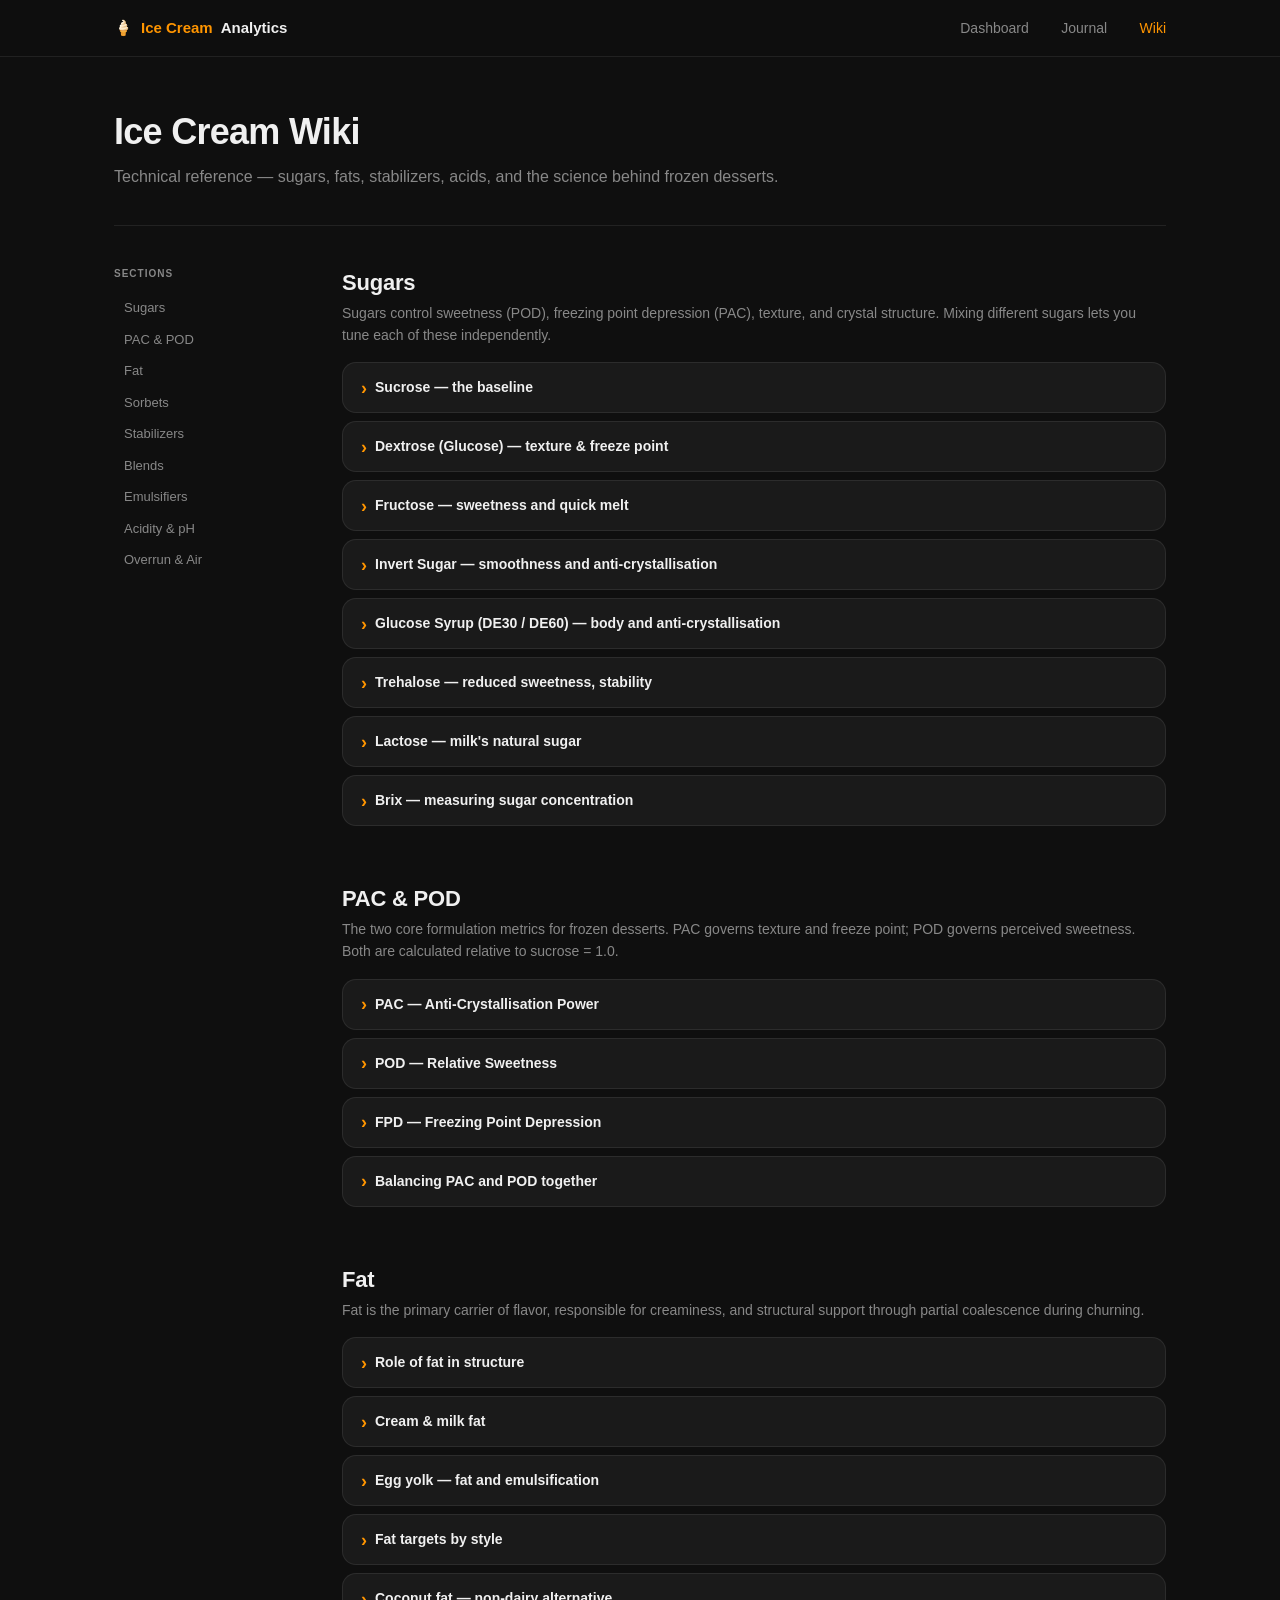
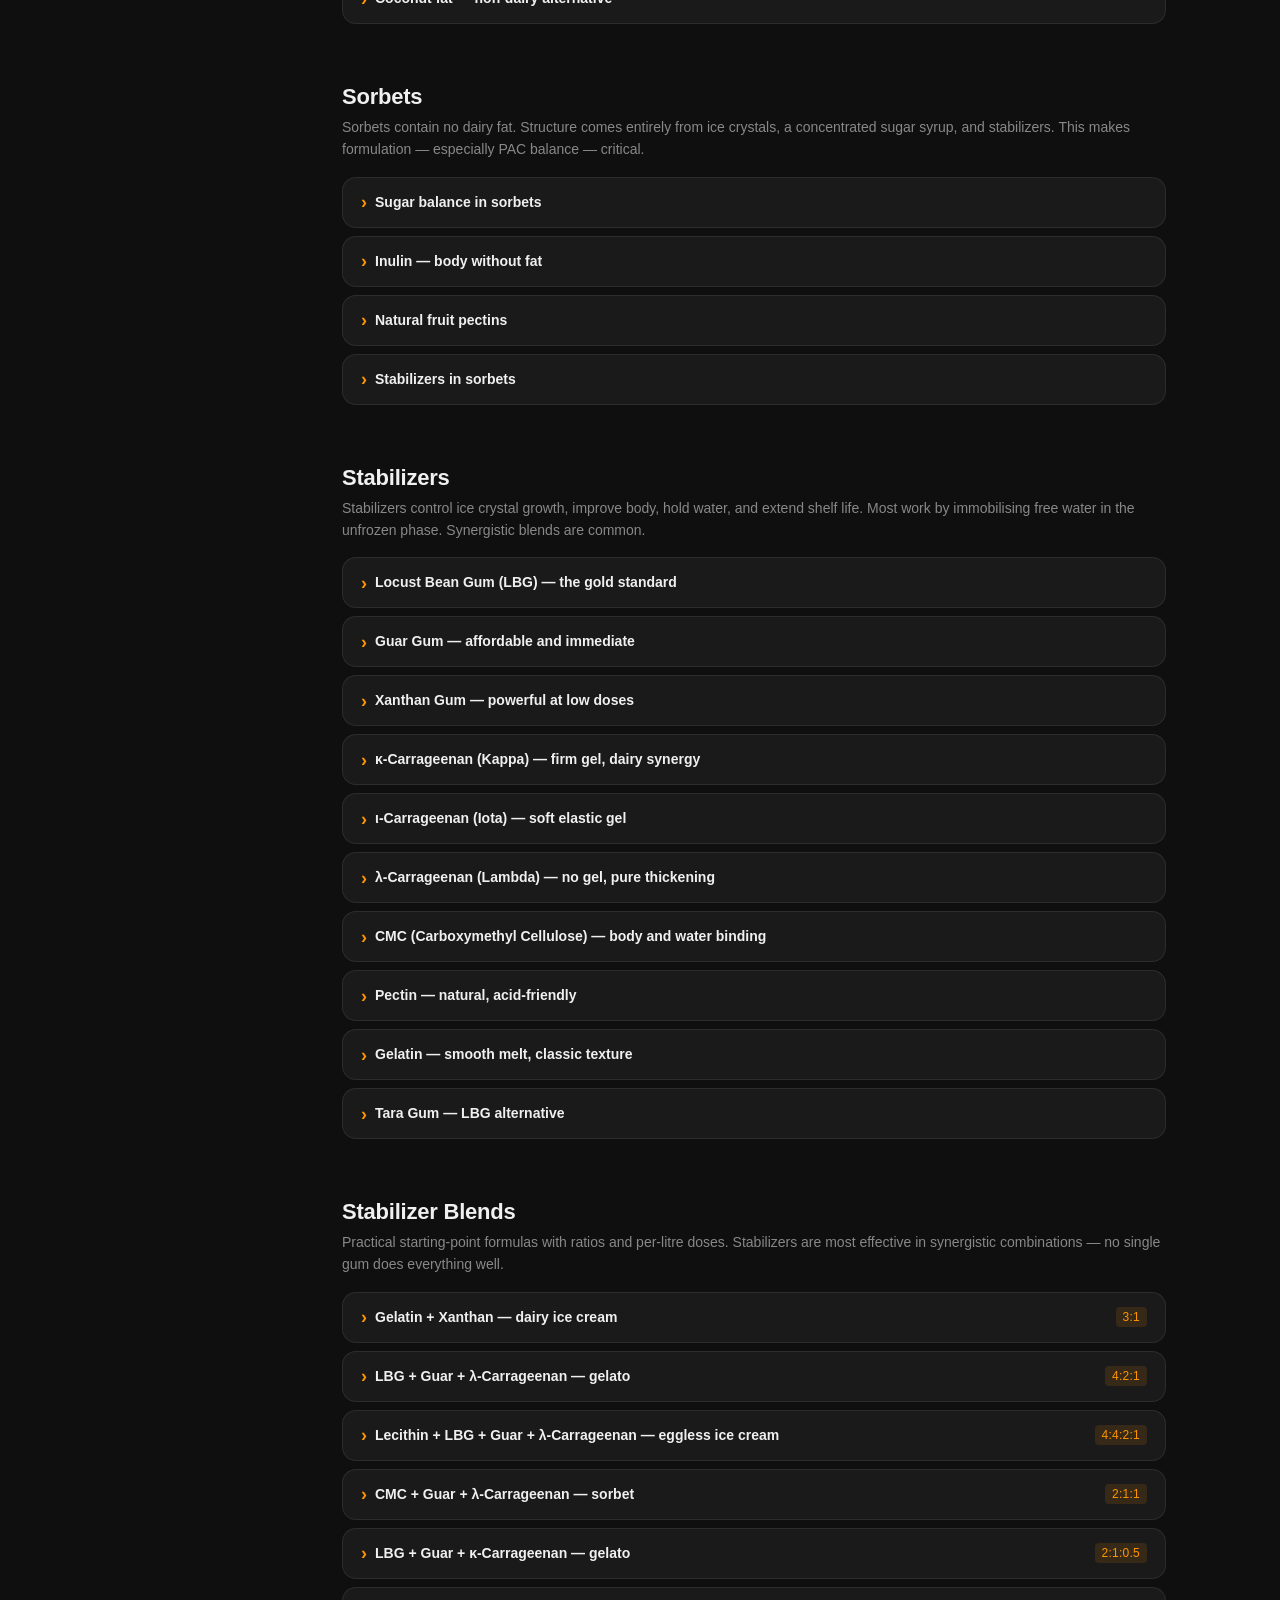
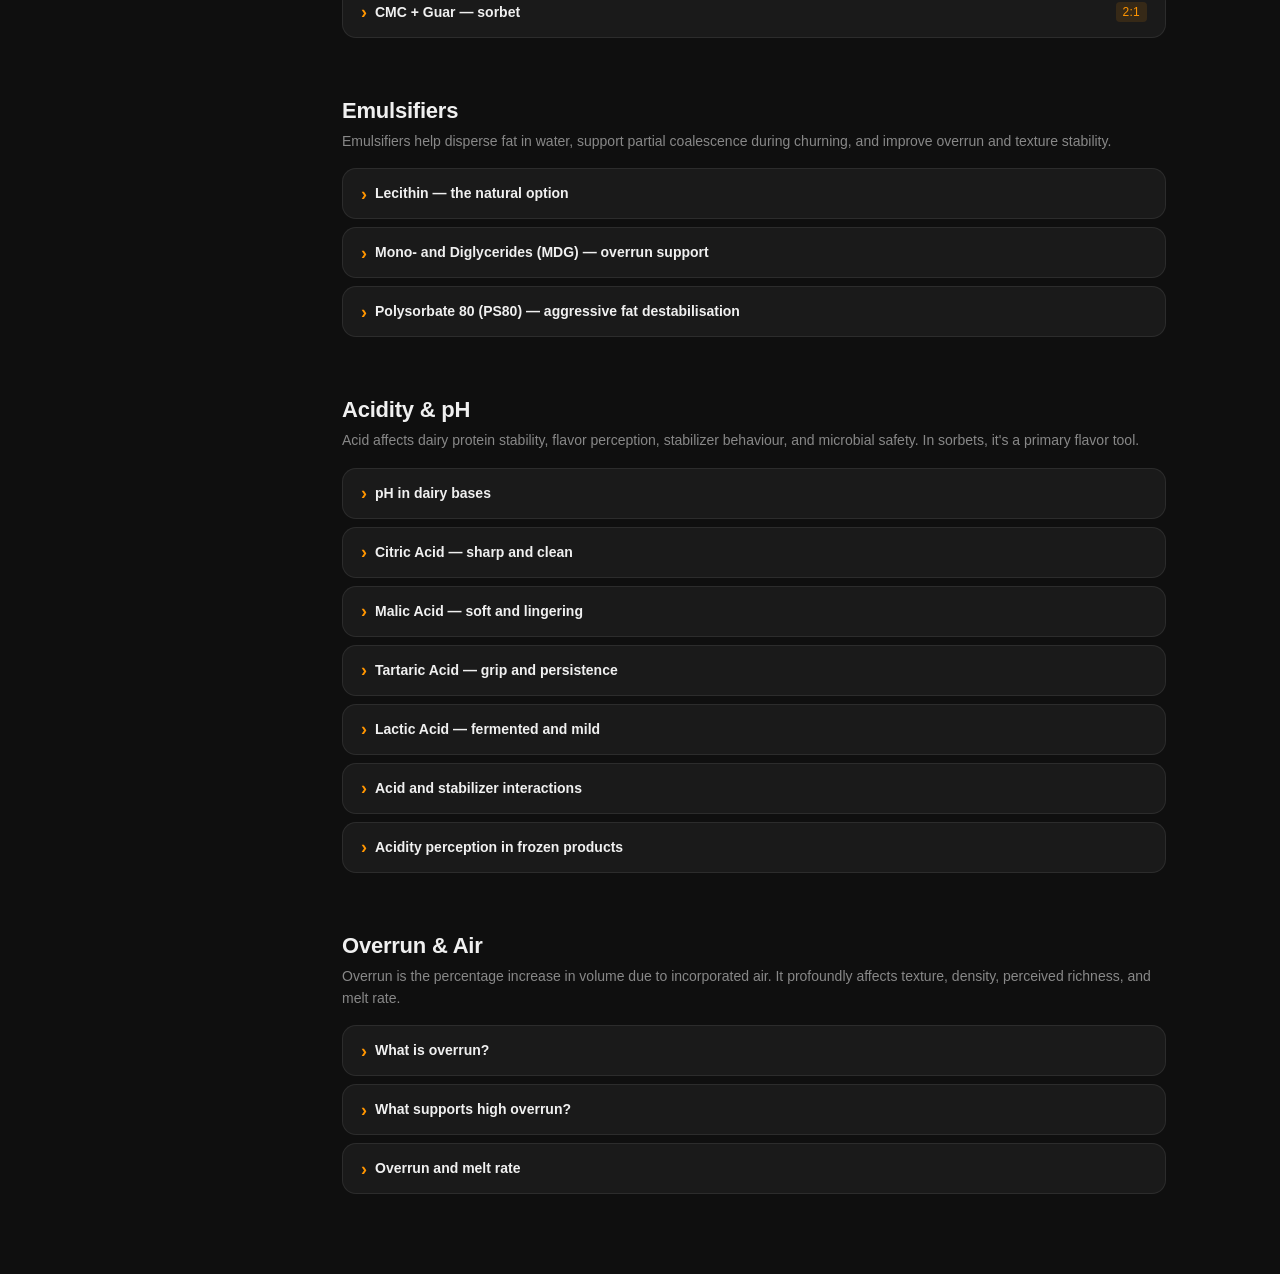
<file: wiki/index.html>
<!DOCTYPE html>
<html lang="en">
<head>
    <meta charset="UTF-8">
    <meta name="viewport" content="width=device-width, initial-scale=1.0">
    <title>Wiki — Ice Cream Analytics</title>
    <link rel="stylesheet" href="../assets/css/style.css">
</head>
<body>

    <header>
        <div class="container header-inner">
            <div class="site-title">🍦 <span>Ice Cream</span> Analytics</div>
            <nav>
                <a href="../index.html">Dashboard</a>
                <a href="../journal/index.html">Journal</a>
                <a href="index.html" class="active">Wiki</a>
            </nav>
        </div>
    </header>

    <main class="container">

        <div class="page-hero">
            <h1>Ice Cream Wiki</h1>
            <p>Technical reference — sugars, fats, stabilizers, acids, and the science behind frozen desserts.</p>
        </div>

        <div class="wiki-layout">

            <!-- Sidebar TOC -->
            <aside class="wiki-toc">
                <div class="wiki-toc-title">Sections</div>
                <nav>
                    <a href="#sugars">Sugars</a>
                    <a href="#pac-pod">PAC &amp; POD</a>
                    <a href="#fat">Fat</a>
                    <a href="#sorbets">Sorbets</a>
                    <a href="#stabilizers">Stabilizers</a>
                    <a href="#blends">Blends</a>
                    <a href="#emulsifiers">Emulsifiers</a>
                    <a href="#acidity">Acidity &amp; pH</a>
                    <a href="#overrun">Overrun &amp; Air</a>
                </nav>
            </aside>

            <!-- Content -->
            <div class="wiki-content">

                <!-- ── Sugars ──────────────────────────────── -->
                <section class="wiki-section" id="sugars">
                    <div class="wiki-section-header">
                        <h2>Sugars</h2>
                        <p>Sugars control sweetness (POD), freezing point depression (PAC), texture, and crystal structure. Mixing different sugars lets you tune each of these independently.</p>
                    </div>

                    <div class="wiki-entries">

                        <details class="wiki-entry">
                            <summary class="wiki-entry-summary">Sucrose — the baseline</summary>
                            <div class="wiki-entry-body">
                                <p>Table sugar. The reference point for both PAC (1.0) and POD (1.0). Highly soluble, cheap, reliable. The backbone of most ice cream formulas. At high concentrations it can crystallize into a gritty texture (graininess), especially in sorbets.</p>
                                <div class="wiki-props">
                                    <div class="wiki-prop"><span>PAC</span><strong>1.0</strong></div>
                                    <div class="wiki-prop"><span>POD</span><strong>1.0</strong></div>
                                    <div class="wiki-prop"><span>Typical use</span><strong>10–20% of mix</strong></div>
                                </div>
                            </div>
                        </details>

                        <details class="wiki-entry">
                            <summary class="wiki-entry-summary">Dextrose (Glucose) — texture & freeze point</summary>
                            <div class="wiki-entry-body">
                                <p>Monosaccharide. Much higher PAC than sucrose due to its lower molecular weight, meaning it depresses the freezing point significantly more per gram. This makes the ice cream softer and easier to scoop from the freezer. Its lower sweetness (POD 0.7) means you can add more without oversweetening.</p>
                                <div class="wiki-props">
                                    <div class="wiki-prop"><span>PAC</span><strong>1.9</strong></div>
                                    <div class="wiki-prop"><span>POD</span><strong>0.7</strong></div>
                                    <div class="wiki-prop"><span>Typical use</span><strong>Replace 20–40% of sucrose</strong></div>
                                </div>
                                <p class="wiki-note">Replacing sucrose with dextrose softens the base and reduces sweetness. Commonly used in gelato to improve scoopability at −18 °C.</p>
                            </div>
                        </details>

                        <details class="wiki-entry">
                            <summary class="wiki-entry-summary">Fructose — sweetness and quick melt</summary>
                            <div class="wiki-entry-body">
                                <p>The sweetest naturally occurring sugar (POD 1.2–1.7, depending on temperature — sweeter when cold). High PAC. Absorbs water aggressively, which can make bases hygroscopic and sticky. Enhances fruit flavors. Speeds melt rate.</p>
                                <div class="wiki-props">
                                    <div class="wiki-prop"><span>PAC</span><strong>1.9</strong></div>
                                    <div class="wiki-prop"><span>POD</span><strong>1.2–1.7</strong></div>
                                    <div class="wiki-prop"><span>Typical use</span><strong>5–10% of sucrose replacement</strong></div>
                                </div>
                                <p class="wiki-note">Use sparingly — too much fructose creates a sticky, quickly-melting product. Excellent in fruit sorbets where its hygroscopicity and flavor-enhancing properties shine.</p>
                            </div>
                        </details>

                        <details class="wiki-entry">
                            <summary class="wiki-entry-summary">Invert Sugar — smoothness and anti-crystallisation</summary>
                            <div class="wiki-entry-body">
                                <p>Sucrose split (hydrolysed) into equal parts glucose and fructose. Retains moisture, resists re-crystallisation, and produces very fine ice crystals. Available as a thick syrup (≈75° Brix). Common in high-end gelato bases for its anti-crystallising effect on sucrose.</p>
                                <div class="wiki-props">
                                    <div class="wiki-prop"><span>PAC</span><strong>~1.9</strong></div>
                                    <div class="wiki-prop"><span>POD</span><strong>~1.2</strong></div>
                                    <div class="wiki-prop"><span>Typical use</span><strong>5–15% of mix weight</strong></div>
                                </div>
                            </div>
                        </details>

                        <details class="wiki-entry">
                            <summary class="wiki-entry-summary">Glucose Syrup (DE30 / DE60) — body and anti-crystallisation</summary>
                            <div class="wiki-entry-body">
                                <p>Partially hydrolysed starch. DE (Dextrose Equivalent) indicates how far hydrolysis has gone — higher DE means more sweetness and higher PAC. Low-DE syrups (DE30) add viscosity and body with minimal sweetness. High-DE syrups (DE60) behave more like dextrose. Excellent at inhibiting ice crystal growth.</p>
                                <div class="wiki-props">
                                    <div class="wiki-prop"><span>PAC (DE30)</span><strong>~0.5</strong></div>
                                    <div class="wiki-prop"><span>PAC (DE60)</span><strong>~1.0</strong></div>
                                    <div class="wiki-prop"><span>Typical use</span><strong>5–15% of mix</strong></div>
                                </div>
                            </div>
                        </details>

                        <details class="wiki-entry">
                            <summary class="wiki-entry-summary">Trehalose — reduced sweetness, stability</summary>
                            <div class="wiki-entry-body">
                                <p>Disaccharide found naturally in fungi and insects. Extremely low sweetness (POD 0.45). Protects proteins and flavors at low temperatures. Useful for reducing sweetness in high-PAC formulas without altering freezing behavior much.</p>
                                <div class="wiki-props">
                                    <div class="wiki-prop"><span>PAC</span><strong>0.8</strong></div>
                                    <div class="wiki-prop"><span>POD</span><strong>0.45</strong></div>
                                    <div class="wiki-prop"><span>Typical use</span><strong>Replace 10–20% of sucrose</strong></div>
                                </div>
                            </div>
                        </details>

                        <details class="wiki-entry">
                            <summary class="wiki-entry-summary">Lactose — milk's natural sugar</summary>
                            <div class="wiki-entry-body">
                                <p>Naturally present in milk (~4.5–5%). Low sweetness (POD 0.2), low PAC (0.8). The main concern is crystallisation at high concentrations — lactose crystals are perceived as sandiness. MSNF concentration should be managed to stay below the crystallisation threshold (~8–11% lactose in the water phase).</p>
                                <div class="wiki-props">
                                    <div class="wiki-prop"><span>PAC</span><strong>0.8</strong></div>
                                    <div class="wiki-prop"><span>POD</span><strong>0.2</strong></div>
                                    <div class="wiki-prop"><span>Risk</span><strong>Sandiness above 11% in water phase</strong></div>
                                </div>
                            </div>
                        </details>

                        <details class="wiki-entry">
                            <summary class="wiki-entry-summary">Brix — measuring sugar concentration</summary>
                            <div class="wiki-entry-body">
                                <p>Brix (°Bx) is a measure of dissolved solids in a liquid — primarily sugars — expressed as grams of sucrose per 100 g of solution. 1 °Bx ≈ 1% sugar by weight. Measured with a refractometer (optical) or densitometer. A quick, reliable field check for sugar balance without running full PAC/POD calculations.</p>
                                <p>Not all dissolved solids are sugars — acids, proteins, and minerals also register on a refractometer, so Brix is an approximation. In practice, for sugar syrups and fruit purées it is accurate enough to be the primary balance tool.</p>
                                <div class="wiki-props">
                                    <div class="wiki-prop"><span>Ice cream base</span><strong>~22–28 °Bx</strong></div>
                                    <div class="wiki-prop"><span>Sorbet</span><strong>28–32 °Bx</strong></div>
                                    <div class="wiki-prop"><span>Fruit purée (typical)</span><strong>8–18 °Bx</strong></div>
                                    <div class="wiki-prop"><span>Glucose syrup (DE60)</span><strong>~80 °Bx</strong></div>
                                    <div class="wiki-prop"><span>Invert sugar syrup</span><strong>~75 °Bx</strong></div>
                                </div>
                                <p class="wiki-note">Brix tells you total dissolved solids, not sweetness. A high-Brix sorbet built with dextrose will taste much less sweet than the same Brix built with fructose. Always cross-check Brix with POD and PAC calculations rather than relying on it alone.</p>
                                <p class="wiki-note">Brix ≈ POD% <em>only when all sugar in the mix is sucrose</em> (POD coeff 1.0). In that case the POD formula reduces to sugar weight / total mix weight × 100 — the same thing Brix measures — so the numbers match. As soon as you mix in other sugars they diverge: 100 g dextrose in 1 kg of mix reads ~10 °Bx but contributes only ~7% POD (coeff 0.7), while 100 g fructose reads the same ~10 °Bx but contributes ~17% POD (coeff 1.7). A refractometer confirms your total sugar fraction but not your sweetness or freezing behaviour.</p>
                                <table class="wiki-table" style="margin-top:4px">
                                    <thead><tr><th>Brix (sorbet)</th><th>Result</th></tr></thead>
                                    <tbody>
                                        <tr><td>&lt; 26 °Bx</td><td>Icy, hard, difficult to scoop</td></tr>
                                        <tr><td>28–32 °Bx</td><td>Ideal — smooth, scoopable</td></tr>
                                        <tr><td>&gt; 33 °Bx</td><td>Soft but sticky, slow to freeze, overly sweet</td></tr>
                                    </tbody>
                                </table>
                            </div>
                        </details>

                    </div>
                </section>

                <!-- ── PAC & POD ──────────────────────────── -->
                <section class="wiki-section" id="pac-pod">
                    <div class="wiki-section-header">
                        <h2>PAC &amp; POD</h2>
                        <p>The two core formulation metrics for frozen desserts. PAC governs texture and freeze point; POD governs perceived sweetness. Both are calculated relative to sucrose = 1.0.</p>
                    </div>

                    <div class="wiki-entries">

                        <details class="wiki-entry">
                            <summary class="wiki-entry-summary">PAC — Anti-Crystallisation Power</summary>
                            <div class="wiki-entry-body">
                                <p>PAC (Potere AntiCongelante) measures a sugar's ability to depress the freezing point and inhibit ice crystal growth, relative to sucrose. A higher PAC means more freezing point depression per gram — the mix stays softer and more scoopable at a given storage temperature.</p>
                                <p>PAC is a colligative property — it depends on the number of dissolved molecules, not their type. Smaller molecules (monosaccharides like dextrose) have more molecules per gram than larger ones (sucrose, glucose syrup), so they depress the freezing point more aggressively.</p>
                                <div class="wiki-props">
                                    <div class="wiki-prop"><span>Sucrose baseline</span><strong>1.0</strong></div>
                                    <div class="wiki-prop"><span>Dextrose</span><strong>1.9</strong></div>
                                    <div class="wiki-prop"><span>Fructose</span><strong>1.9</strong></div>
                                    <div class="wiki-prop"><span>Invert sugar</span><strong>~1.9</strong></div>
                                    <div class="wiki-prop"><span>Glucose syrup DE30</span><strong>~0.5</strong></div>
                                    <div class="wiki-prop"><span>Lactose</span><strong>0.8</strong></div>
                                    <div class="wiki-prop"><span>Trehalose</span><strong>0.8</strong></div>
                                </div>
                                <div class="wiki-props">
                                    <div class="wiki-prop"><span>Gelato target</span><strong>18–22% of mix</strong></div>
                                    <div class="wiki-prop"><span>Ice cream target</span><strong>17–20% of mix</strong></div>
                                    <div class="wiki-prop"><span>Sorbet target</span><strong>20–26% of mix</strong></div>
                                </div>
                                <p class="wiki-note">PAC% is calculated as: Σ(ingredient weight × PAC coefficient) / total mix weight × 100. Each ingredient contributes proportionally to the total PAC of the mix.</p>
                            </div>
                        </details>

                        <details class="wiki-entry">
                            <summary class="wiki-entry-summary">POD — Relative Sweetness</summary>
                            <div class="wiki-entry-body">
                                <p>POD (Potere Dolcificante) measures perceived sweetness relative to sucrose. A sucrose solution at any concentration is the reference (1.0). POD is not a colligative property — it reflects how our taste receptors respond to different sugar molecules.</p>
                                <p>Unlike PAC, POD is somewhat temperature-dependent: fructose tastes sweeter cold than warm, which is why cold sorbet can taste more intensely sweet than the same syrup at room temperature.</p>
                                <div class="wiki-props">
                                    <div class="wiki-prop"><span>Sucrose baseline</span><strong>1.0</strong></div>
                                    <div class="wiki-prop"><span>Fructose</span><strong>1.2–1.7</strong></div>
                                    <div class="wiki-prop"><span>Dextrose</span><strong>0.7</strong></div>
                                    <div class="wiki-prop"><span>Invert sugar</span><strong>~1.2</strong></div>
                                    <div class="wiki-prop"><span>Lactose</span><strong>0.2</strong></div>
                                    <div class="wiki-prop"><span>Trehalose</span><strong>0.45</strong></div>
                                    <div class="wiki-prop"><span>Glucose syrup DE30</span><strong>~0.3</strong></div>
                                </div>
                                <div class="wiki-props">
                                    <div class="wiki-prop"><span>Gelato target</span><strong>14–18% of mix</strong></div>
                                    <div class="wiki-prop"><span>Ice cream target</span><strong>14–18% of mix</strong></div>
                                    <div class="wiki-prop"><span>Sorbet target</span><strong>14–20% of mix</strong></div>
                                </div>
                                <p class="wiki-note">Cold suppresses sweetness perception. A base that tastes perfectly sweet at room temperature will taste noticeably less sweet from the freezer. Calibrate POD slightly above your target when tasting warm.</p>
                            </div>
                        </details>

                        <details class="wiki-entry">
                            <summary class="wiki-entry-summary">FPD — Freezing Point Depression</summary>
                            <div class="wiki-entry-body">
                                <p>FPD is a derived estimate of how many degrees Celsius the mix's freezing point is depressed below 0 °C. It is calculated directly from PAC:</p>
                                <p style="font-family: monospace; background: var(--bg-raised); padding: 8px 12px; border-radius: var(--radius-sm); font-size: 13px;">FPD (°C) = PAC% × 3.7 / 100</p>
                                <p>A higher FPD means the mix stays liquid to a lower temperature — more of the water remains unfrozen at serving temperature, giving a softer, creamier scoop. The ideal range depends on serving temperature.</p>
                                <div class="wiki-props">
                                    <div class="wiki-prop"><span>Gelato (served −10 to −12 °C)</span><strong>−2.0 to −2.5 °C</strong></div>
                                    <div class="wiki-prop"><span>Ice cream (served −14 to −18 °C)</span><strong>−2.5 to −3.5 °C</strong></div>
                                    <div class="wiki-prop"><span>Sorbet</span><strong>−2.5 to −3.5 °C</strong></div>
                                </div>
                                <p class="wiki-note">FPD is an approximation — it assumes all sugars behave like sucrose. Real mixes also contain salts, acids, and proteins that contribute slightly to freezing point depression, so actual FPD is marginally lower (more negative) than the formula suggests.</p>
                            </div>
                        </details>

                        <details class="wiki-entry">
                            <summary class="wiki-entry-summary">Balancing PAC and POD together</summary>
                            <div class="wiki-entry-body">
                                <p>PAC and POD are often in tension. Increasing PAC (for a softer product) can easily overshoot the sweetness target if you add more sucrose. The solution is to use sugar blends where different sugars contribute differently to each axis.</p>
                                <table class="wiki-table">
                                    <thead><tr><th>Goal</th><th>Move</th></tr></thead>
                                    <tbody>
                                        <tr><td>More softness, same sweetness</td><td>Replace some sucrose with dextrose (↑ PAC, ↓ POD — net neutral if ratio right)</td></tr>
                                        <tr><td>Less sweetness, same softness</td><td>Replace some sucrose with trehalose or glucose syrup (↓ POD, mild ↓ PAC — compensate with dextrose)</td></tr>
                                        <tr><td>More sweetness, same softness</td><td>Replace some dextrose with fructose (↑ POD, PAC stays similar)</td></tr>
                                        <tr><td>Harder texture (less soft)</td><td>Replace some dextrose with glucose syrup DE30 (↓ PAC significantly)</td></tr>
                                    </tbody>
                                </table>
                                <p class="wiki-note">A good starting point for gelato: 60–70% sucrose, 20–30% dextrose, 5–10% glucose syrup. Adjust from there by tracking PAC and POD against your target ranges.</p>
                            </div>
                        </details>

                    </div>
                </section>

                <!-- ── Fat ────────────────────────────────── -->
                <section class="wiki-section" id="fat">
                    <div class="wiki-section-header">
                        <h2>Fat</h2>
                        <p>Fat is the primary carrier of flavor, responsible for creaminess, and structural support through partial coalescence during churning.</p>
                    </div>

                    <div class="wiki-entries">

                        <details class="wiki-entry">
                            <summary class="wiki-entry-summary">Role of fat in structure</summary>
                            <div class="wiki-entry-body">
                                <p>During churning, fat globules partially coalesce around air bubbles, forming a network that stabilises the foam. This is called <em>fat destabilisation</em> — a controlled, desirable process. Without sufficient fat, air bubbles collapse and the texture becomes icy and dense. Too much fat can result in a greasy, heavy mouthfeel.</p>
                                <p class="wiki-note">Fat does not depress the freezing point — it is insoluble in the aqueous phase and does not contribute to PAC or FPD.</p>
                            </div>
                        </details>

                        <details class="wiki-entry">
                            <summary class="wiki-entry-summary">Cream & milk fat</summary>
                            <div class="wiki-entry-body">
                                <p>Heavy cream (35–40% fat) is the standard fat source for ice cream. Milk provides a lower-fat alternative (~3.5%) alongside MSNF. Butter can concentrate fat further. Fat from cream contributes rich dairy flavor through fat-soluble volatile compounds.</p>
                                <div class="wiki-props">
                                    <div class="wiki-prop"><span>Heavy cream</span><strong>35–40% fat</strong></div>
                                    <div class="wiki-prop"><span>Whole milk</span><strong>3–4% fat</strong></div>
                                    <div class="wiki-prop"><span>Butter</span><strong>80–84% fat</strong></div>
                                </div>
                            </div>
                        </details>

                        <details class="wiki-entry">
                            <summary class="wiki-entry-summary">Egg yolk — fat and emulsification</summary>
                            <div class="wiki-entry-body">
                                <p>Egg yolks contain ~30% fat and ~8% lecithin, a natural emulsifier. They enrich flavor, deepen color, and improve emulsification. Pasteurisation (cooking the base) denatures yolk proteins, contributing to body. Custard-style bases use 3–6 yolks per litre.</p>
                                <p class="wiki-note">Egg yolk lecithin improves fat dispersion and delays fat destabilisation during churning, allowing higher overrun.</p>
                            </div>
                        </details>

                        <details class="wiki-entry">
                            <summary class="wiki-entry-summary">Fat targets by style</summary>
                            <div class="wiki-entry-body">
                                <table class="wiki-table">
                                    <thead><tr><th>Style</th><th>Fat %</th><th>Notes</th></tr></thead>
                                    <tbody>
                                        <tr><td>Gelato</td><td>4–9%</td><td>Lower fat → denser, served warmer</td></tr>
                                        <tr><td>Ice cream</td><td>10–18%</td><td>Higher fat → creamier, more overrun</td></tr>
                                        <tr><td>Soft serve</td><td>3–6%</td><td>Served at −6 °C, served straight from machine</td></tr>
                                        <tr><td>Sorbet</td><td>0%</td><td>No fat — structure from syrup and ice</td></tr>
                                    </tbody>
                                </table>
                            </div>
                        </details>

                        <details class="wiki-entry">
                            <summary class="wiki-entry-summary">Coconut fat — non-dairy alternative</summary>
                            <div class="wiki-entry-body">
                                <p>Coconut cream/fat (~22–28% fat) is the standard non-dairy fat source. High in saturated fat — similar partial coalescence behaviour to dairy. Contributes a distinct coconut flavor, which can be desirable or masked depending on the recipe. Coconut oil (100% fat) is sometimes added in small amounts to boost fat percentage.</p>
                            </div>
                        </details>

                    </div>
                </section>

                <!-- ── Sorbets ─────────────────────────────── -->
                <section class="wiki-section" id="sorbets">
                    <div class="wiki-section-header">
                        <h2>Sorbets</h2>
                        <p>Sorbets contain no dairy fat. Structure comes entirely from ice crystals, a concentrated sugar syrup, and stabilizers. This makes formulation — especially PAC balance — critical.</p>
                    </div>

                    <div class="wiki-entries">

                        <details class="wiki-entry">
                            <summary class="wiki-entry-summary">Sugar balance in sorbets</summary>
                            <div class="wiki-entry-body">
                                <p>Without fat to soften texture, sorbets rely on PAC-balanced sugar blends. A Brix reading of 28–32° in the final mix is typical. Higher Brix = softer but sweeter. Lower Brix = icier and harder. Mixing sucrose with dextrose or glucose syrup allows you to hit the Brix target while softening the freeze.</p>
                                <div class="wiki-props">
                                    <div class="wiki-prop"><span>Target Brix</span><strong>28–32°</strong></div>
                                    <div class="wiki-prop"><span>Target PAC</span><strong>20–26%</strong></div>
                                </div>
                            </div>
                        </details>

                        <details class="wiki-entry">
                            <summary class="wiki-entry-summary">Inulin — body without fat</summary>
                            <div class="wiki-entry-body">
                                <p>Inulin is a soluble dietary fiber (fructo-oligosaccharide) derived from chicory root. In sorbets, it mimics the mouthfeel of fat — adding creaminess, body, and a clean finish. It has very low sweetness (POD ~0.1) and does not ferment to produce off-flavors at typical sorbet doses.</p>
                                <div class="wiki-props">
                                    <div class="wiki-prop"><span>POD</span><strong>~0.1</strong></div>
                                    <div class="wiki-prop"><span>Typical dose</span><strong>3–8% of mix</strong></div>
                                    <div class="wiki-prop"><span>Effect</span><strong>Body, creaminess, fat-mimic</strong></div>
                                </div>
                                <p class="wiki-note">Inulin forms a gel-like network when hydrated, contributing a noticeable body improvement in low-fat or fat-free products.</p>
                            </div>
                        </details>

                        <details class="wiki-entry">
                            <summary class="wiki-entry-summary">Natural fruit pectins</summary>
                            <div class="wiki-entry-body">
                                <p>Many fruits naturally contain pectin, which provides some structure in fruit sorbets at no cost. High-pectin fruits (citrus pith, quince, apple) contribute measurable viscosity to a sorbet base. This is part of why citrus-based sorbets often have better body than, say, strawberry.</p>
                            </div>
                        </details>

                        <details class="wiki-entry">
                            <summary class="wiki-entry-summary">Stabilizers in sorbets</summary>
                            <div class="wiki-entry-body">
                                <p>Without fat and proteins to buffer ice crystal growth, sorbets need stabilizers even more than ice cream. Common choices:</p>
                                <ul class="wiki-list">
                                    <li><strong>LBG + Guar blend</strong> — synergistic, improves body and slows recrystallisation</li>
                                    <li><strong>Xanthan gum</strong> — strong at very low doses, keeps sorbet smooth after temperature fluctuation</li>
                                    <li><strong>Pectin (HM or LM)</strong> — natural, works well with acidic fruit bases</li>
                                    <li><strong>CMC</strong> — good water-holding, cost-effective</li>
                                </ul>
                                <p class="wiki-note">Stabilizers should be dispersed in a portion of the sugar before adding to liquid, to prevent clumping.</p>
                            </div>
                        </details>

                    </div>
                </section>

                <!-- ── Stabilizers ────────────────────────── -->
                <section class="wiki-section" id="stabilizers">
                    <div class="wiki-section-header">
                        <h2>Stabilizers</h2>
                        <p>Stabilizers control ice crystal growth, improve body, hold water, and extend shelf life. Most work by immobilising free water in the unfrozen phase. Synergistic blends are common.</p>
                    </div>

                    <div class="wiki-entries">

                        <details class="wiki-entry">
                            <summary class="wiki-entry-summary">Locust Bean Gum (LBG) — the gold standard</summary>
                            <div class="wiki-entry-body">
                                <p>Derived from carob seeds (Ceratonia siliqua). Requires heating to ~85 °C to fully hydrate. The benchmark stabilizer in premium gelato — strongly inhibits ice crystal growth and recrystallisation. Strongly synergistic with carrageenan and xanthan.</p>
                                <div class="wiki-props">
                                    <div class="wiki-prop"><span>Source</span><strong>Carob seeds</strong></div>
                                    <div class="wiki-prop"><span>Dose</span><strong>0.1–0.25%</strong></div>
                                    <div class="wiki-prop"><span>Hydration</span><strong>Needs 80–85 °C</strong></div>
                                </div>
                                <p class="wiki-note">If LBG isn't fully hydrated, it leaves undissolved specs and reduced effectiveness. Always heat the mix past 80 °C when using LBG.</p>
                            </div>
                        </details>

                        <details class="wiki-entry">
                            <summary class="wiki-entry-summary">Guar Gum — affordable and immediate</summary>
                            <div class="wiki-entry-body">
                                <p>From guar beans (Cyamopsis tetragonoloba). Hydrates in cold water — no heating required. Provides thickening at twice the concentration needed for LBG. Less effective at preventing recrystallisation than LBG. Often blended with LBG to reduce cost while maintaining cold-hydration capability.</p>
                                <div class="wiki-props">
                                    <div class="wiki-prop"><span>Source</span><strong>Guar beans</strong></div>
                                    <div class="wiki-prop"><span>Dose</span><strong>0.05–0.2%</strong></div>
                                    <div class="wiki-prop"><span>Hydration</span><strong>Cold water</strong></div>
                                </div>
                            </div>
                        </details>

                        <details class="wiki-entry">
                            <summary class="wiki-entry-summary">Xanthan Gum — powerful at low doses</summary>
                            <div class="wiki-entry-body">
                                <p>Produced by fermentation (Xanthomonas campestris). Extremely high viscosity at very low concentrations. Pseudoplastic (shear-thinning) — feels thin when eaten, thick when still. Excellent for sorbets and non-dairy applications. Synergistic with LBG and guar.</p>
                                <div class="wiki-props">
                                    <div class="wiki-prop"><span>Source</span><strong>Microbial fermentation</strong></div>
                                    <div class="wiki-prop"><span>Dose</span><strong>0.02–0.1%</strong></div>
                                    <div class="wiki-prop"><span>Hydration</span><strong>Cold or hot water</strong></div>
                                </div>
                                <p class="wiki-note">Overuse gives a slimy mouthfeel. Start conservatively — 0.03% is often enough when paired with other hydrocolloids.</p>
                            </div>
                        </details>

                        <details class="wiki-entry">
                            <summary class="wiki-entry-summary">κ-Carrageenan (Kappa) — firm gel, dairy synergy</summary>
                            <div class="wiki-entry-body">
                                <p>Extracted from red seaweed (Kappaphycus alvarezii). Forms a firm, brittle gel in the presence of potassium ions (K⁺) and interacts with κ-casein micelles in dairy — strengthening the network and improving body. Strongly synergistic with LBG; together they produce a smoother, more elastic gel than either alone. Used at very low doses. Largely ineffective in non-dairy mixes with no casein.</p>
                                <div class="wiki-props">
                                    <div class="wiki-prop"><span>Source</span><strong>Red seaweed</strong></div>
                                    <div class="wiki-prop"><span>Dose</span><strong>0.01–0.03%</strong></div>
                                    <div class="wiki-prop"><span>Gel type</span><strong>Firm, brittle</strong></div>
                                    <div class="wiki-prop"><span>Dairy synergy</span><strong>Strong (κ-casein interaction)</strong></div>
                                    <div class="wiki-prop"><span>Hydration</span><strong>70–80 °C</strong></div>
                                </div>
                                <p class="wiki-note">The synergy with LBG is the main reason commercial ice cream blends use both together — LBG converts the brittle kappa gel into a softer, more elastic, cohesive texture.</p>
                            </div>
                        </details>

                        <details class="wiki-entry">
                            <summary class="wiki-entry-summary">ι-Carrageenan (Iota) — soft elastic gel</summary>
                            <div class="wiki-entry-body">
                                <p>Extracted from Eucheuma denticulatum. Forms a soft, elastic, thixotropic gel in the presence of calcium ions (Ca²⁺). Unlike kappa, the iota gel does not synerese (weep liquid) and reforms after shearing — making it well suited to frozen applications where freeze-thaw stability matters. Less brittle than kappa, milder dairy interaction.</p>
                                <div class="wiki-props">
                                    <div class="wiki-prop"><span>Source</span><strong>Red seaweed</strong></div>
                                    <div class="wiki-prop"><span>Dose</span><strong>0.05–0.2%</strong></div>
                                    <div class="wiki-prop"><span>Gel type</span><strong>Soft, elastic, thixotropic</strong></div>
                                    <div class="wiki-prop"><span>Needs</span><strong>Ca²⁺ to gel</strong></div>
                                    <div class="wiki-prop"><span>Hydration</span><strong>70–80 °C</strong></div>
                                </div>
                                <p class="wiki-note">Iota is less common in standard ice cream but useful in products with higher calcium content (yogurt-based, calcium-fortified) or where you want a stable, non-syneresing gel with good freeze-thaw resilience.</p>
                            </div>
                        </details>

                        <details class="wiki-entry">
                            <summary class="wiki-entry-summary">λ-Carrageenan (Lambda) — no gel, pure thickening</summary>
                            <div class="wiki-entry-body">
                                <p>Unlike kappa and iota, lambda carrageenan does <em>not</em> form a gel. It is a non-gelling thickener and viscosity builder that is effective in both hot and cold water without ions. This makes it uniquely useful in ice cream: it thickens the liquid mix at all temperatures and contributes a rich, custardy mouthfeel to the melted product, without adding gel structure that could make the frozen texture gummy.</p>
                                <div class="wiki-props">
                                    <div class="wiki-prop"><span>Source</span><strong>Red seaweed</strong></div>
                                    <div class="wiki-prop"><span>Dose</span><strong>0.02–0.1%</strong></div>
                                    <div class="wiki-prop"><span>Gel type</span><strong>None — thickener only</strong></div>
                                    <div class="wiki-prop"><span>Hydration</span><strong>Cold or hot water</strong></div>
                                </div>
                                <p class="wiki-note">Lambda is the carrageenan of choice in artisan ice cream blends (like the Underbelly general-purpose formula) because it enriches the melt without stiffening the frozen body. If the melted ice cream feels thin or watery, a small addition of lambda is the targeted fix.</p>
                            </div>
                        </details>

                        <details class="wiki-entry">
                            <summary class="wiki-entry-summary">CMC (Carboxymethyl Cellulose) — body and water binding</summary>
                            <div class="wiki-entry-body">
                                <p>A modified cellulose derivative. Excellent at binding free water and preventing ice crystal growth. Provides a clean, neutral mouthfeel. Often used as a cost-effective component in stabilizer blends for bulk ice cream. Cold-soluble.</p>
                                <div class="wiki-props">
                                    <div class="wiki-prop"><span>Source</span><strong>Cellulose (modified)</strong></div>
                                    <div class="wiki-prop"><span>Dose</span><strong>0.1–0.3%</strong></div>
                                    <div class="wiki-prop"><span>Hydration</span><strong>Cold water</strong></div>
                                </div>
                            </div>
                        </details>

                        <details class="wiki-entry">
                            <summary class="wiki-entry-summary">Pectin — natural, acid-friendly</summary>
                            <div class="wiki-entry-body">
                                <p>Extracted from apple or citrus peel. High-Methoxyl (HM) pectin gels in acidic, high-sugar environments (ideal for fruit sorbets). Low-Methoxyl (LM) pectin gels with calcium ions — useful in low-sugar or dairy applications. Contributes a clean, fruity texture.</p>
                                <div class="wiki-props">
                                    <div class="wiki-prop"><span>HM Pectin</span><strong>Needs pH &lt; 3.5 + sugar &gt; 55%</strong></div>
                                    <div class="wiki-prop"><span>LM Pectin</span><strong>Needs Ca²⁺, works at low sugar</strong></div>
                                    <div class="wiki-prop"><span>Dose</span><strong>0.1–0.5%</strong></div>
                                </div>
                            </div>
                        </details>

                        <details class="wiki-entry">
                            <summary class="wiki-entry-summary">Gelatin — smooth melt, classic texture</summary>
                            <div class="wiki-entry-body">
                                <p>Animal-derived protein (collagen hydrolysate). Forms a heat-reversible gel that melts at body temperature — contributing a smooth, slow-melt sensation. One of the oldest ice cream stabilizers. Not suitable for vegetarian/vegan products.</p>
                                <div class="wiki-props">
                                    <div class="wiki-prop"><span>Source</span><strong>Animal collagen</strong></div>
                                    <div class="wiki-prop"><span>Dose</span><strong>0.2–0.5%</strong></div>
                                    <div class="wiki-prop"><span>Melt temp</span><strong>~35 °C (body temp)</strong></div>
                                </div>
                            </div>
                        </details>

                        <details class="wiki-entry">
                            <summary class="wiki-entry-summary">Tara Gum — LBG alternative</summary>
                            <div class="wiki-entry-body">
                                <p>From the tara plant (Caesalpinia spinosa). Similar galactomannan structure to LBG but with a higher mannose-to-galactose ratio. More neutral flavor than LBG. Slightly more soluble at lower temperatures. A premium LBG substitute.</p>
                                <div class="wiki-props">
                                    <div class="wiki-prop"><span>Dose</span><strong>0.05–0.2%</strong></div>
                                    <div class="wiki-prop"><span>Hydration</span><strong>80 °C</strong></div>
                                </div>
                            </div>
                        </details>

                    </div>
                </section>

                <!-- ── Stabilizer Blends ─────────────────── -->
                <section class="wiki-section" id="blends">
                    <div class="wiki-section-header">
                        <h2>Stabilizer Blends</h2>
                        <p>Practical starting-point formulas with ratios and per-litre doses. Stabilizers are most effective in synergistic combinations — no single gum does everything well.</p>
                    </div>

                    <div class="wiki-entries">

                        <details class="wiki-entry">
                            <summary class="wiki-entry-summary">Gelatin + Xanthan — dairy ice cream <span class="wiki-entry-ratio">3:1</span></summary>
                            <div class="wiki-entry-body">
                                <div class="wiki-blend-header">
                                    <div class="wiki-blend-ratio">
                                        <div class="wiki-blend-part"><span class="wiki-blend-name">Gelatin</span><span class="wiki-blend-num">3</span></div>
                                        <div class="wiki-blend-sep">:</div>
                                        <div class="wiki-blend-part"><span class="wiki-blend-name">Xanthan</span><span class="wiki-blend-num">1</span></div>
                                    </div>
                                    <div class="wiki-blend-dose">1 g gelatin · 0.33 g xanthan per litre <span class="wiki-blend-pct">(0.15% total)</span></div>
                                </div>
                                <p>Gelatin hydrates when cooked to 60 °C — any standard cooking step handles this. Both suppress ice crystals and increase viscosity.</p>
                                <p>The gelatin forms a weak gel that melts at body temperature and strengthens in the cold, so its effect is most pronounced in the frozen state. Xanthan's activity is nearly temperature-independent — its effect is most pronounced in the melted state.</p>
                                <ul class="wiki-list">
                                    <li>More gelatin → more body in the frozen product</li>
                                    <li>More xanthan → creamier melt</li>
                                </ul>
                                <p class="wiki-note">At much higher concentrations xanthan goes from creamy to slimy. If this blend at modest doses isn't giving results, move to a gum-based blend rather than increasing xanthan.</p>
                            </div>
                        </details>

                        <details class="wiki-entry">
                            <summary class="wiki-entry-summary">LBG + Guar + λ-Carrageenan — gelato <span class="wiki-entry-ratio">4:2:1</span></summary>
                            <div class="wiki-entry-body">
                                <div class="wiki-blend-header">
                                    <div class="wiki-blend-ratio">
                                        <div class="wiki-blend-part"><span class="wiki-blend-name">LBG</span><span class="wiki-blend-num">4</span></div>
                                        <div class="wiki-blend-sep">:</div>
                                        <div class="wiki-blend-part"><span class="wiki-blend-name">Guar</span><span class="wiki-blend-num">2</span></div>
                                        <div class="wiki-blend-sep">:</div>
                                        <div class="wiki-blend-part"><span class="wiki-blend-name">λ-Carrageenan</span><span class="wiki-blend-num">1</span></div>
                                    </div>
                                    <div class="wiki-blend-dose">0.8 g · 0.4 g · 0.2 g per litre <span class="wiki-blend-pct">(0.15% total at 15% fat with 2 yolks/L)</span></div>
                                </div>
                                <p>Must be cooked past the hydration temperature of LBG (most brands need 80–85 °C; some specialist gums hydrate at 74 °C).</p>
                                <ul class="wiki-list">
                                    <li><strong>LBG</strong> — most powerful ice crystal suppression; subtle body and melt creaminess</li>
                                    <li><strong>Guar</strong> — amplifies LBG; strongest effect on frozen body. Too much → chewy, elastic texture</li>
                                    <li><strong>λ-Carrageenan</strong> — enriches the melt with a custardy character. If the melt feels thin, add a little more here</li>
                                </ul>
                                <p class="wiki-note">Use at 0.1% for rich custard bases. Go up to 0.25% for lighter mixes or those needing longer shelf life. Source: Underbelly.</p>
                            </div>
                        </details>

                        <details class="wiki-entry">
                            <summary class="wiki-entry-summary">Lecithin + LBG + Guar + λ-Carrageenan — eggless ice cream <span class="wiki-entry-ratio">4:4:2:1</span></summary>
                            <div class="wiki-entry-body">
                                <div class="wiki-blend-header">
                                    <div class="wiki-blend-ratio">
                                        <div class="wiki-blend-part"><span class="wiki-blend-name">Soy Lecithin</span><span class="wiki-blend-num">4</span></div>
                                        <div class="wiki-blend-sep">:</div>
                                        <div class="wiki-blend-part"><span class="wiki-blend-name">LBG</span><span class="wiki-blend-num">4</span></div>
                                        <div class="wiki-blend-sep">:</div>
                                        <div class="wiki-blend-part"><span class="wiki-blend-name">Guar</span><span class="wiki-blend-num">2</span></div>
                                        <div class="wiki-blend-sep">:</div>
                                        <div class="wiki-blend-part"><span class="wiki-blend-name">λ-Carrageenan</span><span class="wiki-blend-num">1</span></div>
                                    </div>
                                    <div class="wiki-blend-dose">1 g · 1 g · 0.5 g · 0.25 g per litre <span class="wiki-blend-pct">(0.25% total)</span></div>
                                </div>
                                <p>Same as Blend 2, but with guar and carrageenan increased to compensate for the loss of egg yolk's thickening and stabilising proteins. Lecithin (1 g ≈ 1 large yolk) replaces the emulsification role of the yolk.</p>
                                <p class="wiki-note">Don't over-add lecithin — too much will actually impede whipping and reduce overrun. Source: Underbelly.</p>
                            </div>
                        </details>

                        <details class="wiki-entry">
                            <summary class="wiki-entry-summary">CMC + Guar + λ-Carrageenan — sorbet <span class="wiki-entry-ratio">2:1:1</span></summary>
                            <div class="wiki-entry-body">
                                <div class="wiki-blend-header">
                                    <div class="wiki-blend-ratio">
                                        <div class="wiki-blend-part"><span class="wiki-blend-name">CMC</span><span class="wiki-blend-num">2</span></div>
                                        <div class="wiki-blend-sep">:</div>
                                        <div class="wiki-blend-part"><span class="wiki-blend-name">Guar</span><span class="wiki-blend-num">1</span></div>
                                        <div class="wiki-blend-sep">:</div>
                                        <div class="wiki-blend-part"><span class="wiki-blend-name">λ-Carrageenan</span><span class="wiki-blend-num">1</span></div>
                                    </div>
                                    <div class="wiki-blend-dose">2 g · 1 g · 1 g per litre <span class="wiki-blend-pct">(0.5% water weight)</span></div>
                                </div>
                                <p>Requires no cooking — cold hydration. Blend dry into the fruit purée, chill, then spin. No separate syrup needed.</p>
                                <ul class="wiki-list">
                                    <li><strong>CMC</strong> — star ingredient for sorbets. Strong ice crystal suppression, cold-soluble, clean mouthfeel</li>
                                    <li><strong>Guar</strong> — adds body and elasticity, amplifies CMC</li>
                                    <li><strong>λ-Carrageenan</strong> — enriches the melted texture</li>
                                </ul>
                                <p class="wiki-note">For sorbets with fat (chocolate, nut butters, olive oil), add ~1 g/L lecithin for smoother emulsification. Source: Underbelly.</p>
                            </div>
                        </details>

                        <details class="wiki-entry">
                            <summary class="wiki-entry-summary">LBG + Guar + κ-Carrageenan — gelato <span class="wiki-entry-ratio">2:1:0.5</span></summary>
                            <div class="wiki-entry-body">
                                <div class="wiki-blend-header">
                                    <div class="wiki-blend-ratio">
                                        <div class="wiki-blend-part"><span class="wiki-blend-name">LBG</span><span class="wiki-blend-num">2</span></div>
                                        <div class="wiki-blend-sep">:</div>
                                        <div class="wiki-blend-part"><span class="wiki-blend-name">Guar</span><span class="wiki-blend-num">1</span></div>
                                        <div class="wiki-blend-sep">:</div>
                                        <div class="wiki-blend-part"><span class="wiki-blend-name">κ-Carrageenan</span><span class="wiki-blend-num">0.5</span></div>
                                    </div>
                                </div>
                                <p>A dairy-focused gelato blend. The κ-carrageenan interacts directly with casein proteins to strengthen body, while LBG + Guar provide the primary ice crystal control. The kappa-LBG synergy produces a smoother, more elastic gel than either alone.</p>
                            </div>
                        </details>

                        <details class="wiki-entry">
                            <summary class="wiki-entry-summary">CMC + Guar — sorbet <span class="wiki-entry-ratio">2:1</span></summary>
                            <div class="wiki-entry-body">
                                <div class="wiki-blend-header">
                                    <div class="wiki-blend-ratio">
                                        <div class="wiki-blend-part"><span class="wiki-blend-name">CMC</span><span class="wiki-blend-num">2</span></div>
                                        <div class="wiki-blend-sep">:</div>
                                        <div class="wiki-blend-part"><span class="wiki-blend-name">Guar</span><span class="wiki-blend-num">1</span></div>
                                    </div>
                                </div>
                                <p>A minimal cold-process sorbet stabiliser. CMC handles ice crystal suppression and water binding; guar adds body and amplifies the CMC effect. Cold-soluble — no cooking required, blend directly into the base.</p>
                            </div>
                        </details>

                    </div>
                </section>

                <!-- ── Emulsifiers ────────────────────────── -->
                <section class="wiki-section" id="emulsifiers">
                    <div class="wiki-section-header">
                        <h2>Emulsifiers</h2>
                        <p>Emulsifiers help disperse fat in water, support partial coalescence during churning, and improve overrun and texture stability.</p>
                    </div>

                    <div class="wiki-entries">

                        <details class="wiki-entry">
                            <summary class="wiki-entry-summary">Lecithin — the natural option</summary>
                            <div class="wiki-entry-body">
                                <p>Present naturally in egg yolk (8–10%) and soy/sunflower. Phospholipid structure with both hydrophilic and lipophilic ends. Promotes fat dispersion and delays fat destabilisation. Soy lecithin is the most common commercial form — it's also an antioxidant.</p>
                                <div class="wiki-props">
                                    <div class="wiki-prop"><span>Dose (added)</span><strong>0.1–0.3%</strong></div>
                                    <div class="wiki-prop"><span>In egg yolk</span><strong>Naturally present</strong></div>
                                </div>
                            </div>
                        </details>

                        <details class="wiki-entry">
                            <summary class="wiki-entry-summary">Mono- and Diglycerides (MDG) — overrun support</summary>
                            <div class="wiki-entry-body">
                                <p>Partial glycerides of fatty acids, derived from vegetable or animal fat. Promote <em>fat destabilisation</em> during freezing — they displace proteins from fat globule surfaces, enabling partial coalescence. This gives better overrun, a dryer texture, and improved shape retention. Standard in commercial American-style ice cream.</p>
                                <div class="wiki-props">
                                    <div class="wiki-prop"><span>Dose</span><strong>0.1–0.2%</strong></div>
                                    <div class="wiki-prop"><span>Effect</span><strong>Higher overrun, firmer shape</strong></div>
                                </div>
                            </div>
                        </details>

                        <details class="wiki-entry">
                            <summary class="wiki-entry-summary">Polysorbate 80 (PS80) — aggressive fat destabilisation</summary>
                            <div class="wiki-entry-body">
                                <p>Synthetic emulsifier (polyoxyethylene sorbitan mono-oleate). Very effective at promoting fat destabilisation and maximising overrun. Commonly combined with MDG. A staple of commercial soft-serve and bulk ice cream. Less common in artisanal/premium gelato.</p>
                                <div class="wiki-props">
                                    <div class="wiki-prop"><span>Dose</span><strong>0.02–0.1%</strong></div>
                                    <div class="wiki-prop"><span>Effect</span><strong>Max overrun, foam stability</strong></div>
                                </div>
                            </div>
                        </details>

                    </div>
                </section>

                <!-- ── Acidity ─────────────────────────────── -->
                <section class="wiki-section" id="acidity">
                    <div class="wiki-section-header">
                        <h2>Acidity &amp; pH</h2>
                        <p>Acid affects dairy protein stability, flavor perception, stabilizer behaviour, and microbial safety. In sorbets, it's a primary flavor tool.</p>
                    </div>

                    <div class="wiki-entries">

                        <details class="wiki-entry">
                            <summary class="wiki-entry-summary">pH in dairy bases</summary>
                            <div class="wiki-entry-body">
                                <p>Fresh milk has a pH of ~6.6–6.8. Ice cream bases are typically pH 6.2–6.8. Casein micelles are stable in this range. If pH drops below ~5.5, casein proteins begin to destabilise. At the isoelectric point of casein (~pH 4.6), proteins precipitate entirely — this is what makes yogurt and soft cheese firm.</p>
                                <p class="wiki-note">Adding acid directly to a hot dairy base risks curdling. Always add acid to cooled bases, and never exceed small amounts without testing first.</p>
                            </div>
                        </details>

                        <details class="wiki-entry">
                            <summary class="wiki-entry-summary">Citric Acid — sharp and clean</summary>
                            <div class="wiki-entry-body">
                                <p>The most common food acid. Triprotic — provides a sharp, bright acidity. Naturally present in citrus fruits. Used to acidify sorbets, boost citrus flavor, inhibit enzymatic browning, and extend shelf life. Dissolves readily in water.</p>
                                <div class="wiki-props">
                                    <div class="wiki-prop"><span>Flavour profile</span><strong>Sharp, clean, citrus</strong></div>
                                    <div class="wiki-prop"><span>Typical sorbet dose</span><strong>0.1–0.5%</strong></div>
                                    <div class="wiki-prop"><span>Also acts as</span><strong>Antioxidant, preservative</strong></div>
                                </div>
                            </div>
                        </details>

                        <details class="wiki-entry">
                            <summary class="wiki-entry-summary">Malic Acid — soft and lingering</summary>
                            <div class="wiki-entry-body">
                                <p>Found naturally in apples and many stone fruits. Diprotic acid. Softer onset than citric — the sourness builds more slowly and lingers longer. Excellent in apple, pear, cherry, and stone fruit sorbets. Commonly blended with citric for a more complex acidity.</p>
                                <div class="wiki-props">
                                    <div class="wiki-prop"><span>Flavour profile</span><strong>Soft, apple-like, lingering</strong></div>
                                    <div class="wiki-prop"><span>Typical dose</span><strong>0.1–0.4%</strong></div>
                                </div>
                            </div>
                        </details>

                        <details class="wiki-entry">
                            <summary class="wiki-entry-summary">Tartaric Acid — grip and persistence</summary>
                            <div class="wiki-entry-body">
                                <p>Characteristic acid of grapes and wine. Diprotic. Provides a firm, persistent sourness with an almost astringent edge. Used in grape and wine-flavoured sorbets, and occasionally in combinations for complexity.</p>
                                <div class="wiki-props">
                                    <div class="wiki-prop"><span>Flavour profile</span><strong>Sharp, persistent, astringent</strong></div>
                                    <div class="wiki-prop"><span>Typical dose</span><strong>0.05–0.2%</strong></div>
                                </div>
                            </div>
                        </details>

                        <details class="wiki-entry">
                            <summary class="wiki-entry-summary">Lactic Acid — fermented and mild</summary>
                            <div class="wiki-entry-body">
                                <p>Naturally produced in fermented dairy (yogurt, buttermilk) and fermented fruits. Mono-protic. Very mild, rounded acidity — almost dairy-adjacent in character. Less common as an additive but relevant in cultured cream or yogurt-based ice creams. Also used as a pH adjustor in small amounts.</p>
                                <div class="wiki-props">
                                    <div class="wiki-prop"><span>Flavour profile</span><strong>Mild, rounded, dairy-like</strong></div>
                                    <div class="wiki-prop"><span>Typical dose</span><strong>0.05–0.2%</strong></div>
                                </div>
                            </div>
                        </details>

                        <details class="wiki-entry">
                            <summary class="wiki-entry-summary">Acid and stabilizer interactions</summary>
                            <div class="wiki-entry-body">
                                <p>pH strongly affects how stabilizers behave:</p>
                                <ul class="wiki-list">
                                    <li><strong>HM Pectin</strong> only gels below pH 3.5 in high-sugar environments</li>
                                    <li><strong>Carrageenan</strong> degrades faster at low pH — avoid in acidic (pH &lt; 4) applications</li>
                                    <li><strong>Gelatin</strong> weakens at low pH — less effective in acidic sorbets</li>
                                    <li><strong>LBG, Guar, Xanthan</strong> are generally stable across pH 3–9</li>
                                </ul>
                            </div>
                        </details>

                        <details class="wiki-entry">
                            <summary class="wiki-entry-summary">Acidity perception in frozen products</summary>
                            <div class="wiki-entry-body">
                                <p>Cold temperature suppresses the perception of sourness. A sorbet that tastes perfectly balanced at room temperature will taste noticeably less sharp from the freezer. As a rule, sorbet bases should taste slightly more acidic than you'd want in the final product. The same principle applies — mildly — to sweetness and most other flavors.</p>
                            </div>
                        </details>

                    </div>
                </section>

                <!-- ── Overrun ─────────────────────────────── -->
                <section class="wiki-section" id="overrun">
                    <div class="wiki-section-header">
                        <h2>Overrun &amp; Air</h2>
                        <p>Overrun is the percentage increase in volume due to incorporated air. It profoundly affects texture, density, perceived richness, and melt rate.</p>
                    </div>

                    <div class="wiki-entries">

                        <details class="wiki-entry">
                            <summary class="wiki-entry-summary">What is overrun?</summary>
                            <div class="wiki-entry-body">
                                <p>Overrun % = (volume out − volume in) / volume in × 100. A mix that doubles in volume has 100% overrun. Commercial ice cream often exceeds 100% by legal minimum; premium gelato targets 20–35%. Higher overrun = lower density = lighter, cheaper product.</p>
                                <table class="wiki-table">
                                    <thead><tr><th>Style</th><th>Typical Overrun</th></tr></thead>
                                    <tbody>
                                        <tr><td>Premium gelato</td><td>20–35%</td></tr>
                                        <tr><td>Artisan ice cream</td><td>50–80%</td></tr>
                                        <tr><td>Commercial ice cream</td><td>80–100%</td></tr>
                                        <tr><td>Sorbet</td><td>10–30%</td></tr>
                                        <tr><td>Soft serve</td><td>30–50%</td></tr>
                                    </tbody>
                                </table>
                            </div>
                        </details>

                        <details class="wiki-entry">
                            <summary class="wiki-entry-summary">What supports high overrun?</summary>
                            <div class="wiki-entry-body">
                                <p>Air incorporation is stabilised by the fat network built during churning. Higher fat and effective emulsifiers (MDG, PS80) allow more air to be trapped. Stabilizers prevent the air cells from collapsing during hardening. Low-fat or non-dairy bases typically have lower maximum overrun.</p>
                                <ul class="wiki-list">
                                    <li>Higher fat % → better foam stabilisation</li>
                                    <li>MDG / PS80 → promotes fat destabilisation → better foam scaffold</li>
                                    <li>Optimal churning speed and temperature</li>
                                    <li>Stabilizer blend that holds structure during hardening</li>
                                </ul>
                            </div>
                        </details>

                        <details class="wiki-entry">
                            <summary class="wiki-entry-summary">Overrun and melt rate</summary>
                            <div class="wiki-entry-body">
                                <p>High-overrun products melt faster because air provides less thermal insulation than a dense mix. Premium gelato, with its low overrun and dense structure, melts more slowly — which is partly why gelato is served at a higher temperature (−10 to −12 °C vs −18 °C for hardened ice cream).</p>
                            </div>
                        </details>

                    </div>
                </section>

            </div><!-- /wiki-content -->
        </div><!-- /wiki-layout -->

    </main>

</body>
</html>
</file>
<file: assets/css/style.css>
/* =====================================================
   ICE CREAM ANALYTICS — Global Styles
   Dark mode default. Orange (#ff9500) accent.
   ===================================================== */

*, *::before, *::after {
    box-sizing: border-box;
    margin: 0;
    padding: 0;
}

:root {
    --bg:        #0f0f0f;
    --bg-card:   #1a1a1a;
    --bg-raised: #222222;
    --border:    rgba(255, 255, 255, 0.08);
    --text:      #f0f0f0;
    --text-muted:#888888;
    --accent:    #ff9500;
    --accent-dim:rgba(255, 149, 0, 0.12);
    --green:     #30d158;
    --blue:      #0a84ff;
    --red:       #ff453a;
    --radius:    14px;
    --radius-sm: 8px;
    --shadow:    0 4px 24px rgba(0, 0, 0, 0.4);
    --transition:all 0.2s ease;
}

html {
    font-size: 16px;
    scroll-behavior: smooth;
}

body {
    font-family: -apple-system, BlinkMacSystemFont, 'SF Pro Text', 'Helvetica Neue', Arial, sans-serif;
    background-color: var(--bg);
    color: var(--text);
    line-height: 1.5;
    min-height: 100vh;
}

a {
    color: var(--accent);
    text-decoration: none;
}

a:hover {
    opacity: 0.75;
}

/* ── Layout ─────────────────────────────────────────── */

.container {
    max-width: 1100px;
    margin: 0 auto;
    padding: 0 24px;
}

/* ── Header / Nav ───────────────────────────────────── */

header {
    position: sticky;
    top: 0;
    z-index: 100;
    background: rgba(15, 15, 15, 0.88);
    backdrop-filter: blur(16px);
    -webkit-backdrop-filter: blur(16px);
    border-bottom: 1px solid var(--border);
}

.header-inner {
    display: flex;
    align-items: center;
    justify-content: space-between;
    height: 56px;
}

.site-title {
    font-size: 15px;
    font-weight: 600;
    color: var(--text);
    display: flex;
    align-items: center;
    gap: 8px;
}

.site-title span {
    color: var(--accent);
}

nav a {
    font-size: 14px;
    color: var(--text-muted);
    margin-left: 28px;
    transition: var(--transition);
}

nav a:hover,
nav a.active {
    color: var(--text);
    opacity: 1;
}

nav a.active {
    color: var(--accent);
}

/* ── Page hero ──────────────────────────────────────── */

.page-hero {
    padding: 48px 0 36px;
    border-bottom: 1px solid var(--border);
    margin-bottom: 40px;
}

.page-hero h1 {
    font-size: 36px;
    font-weight: 700;
    letter-spacing: -0.02em;
    margin-bottom: 6px;
}

.page-hero p {
    font-size: 16px;
    color: var(--text-muted);
}

/* ── Stat cards ─────────────────────────────────────── */

.stats-row {
    display: grid;
    grid-template-columns: repeat(auto-fit, minmax(160px, 1fr));
    gap: 16px;
    margin-bottom: 40px;
}

.stat-card {
    background: var(--bg-card);
    border: 1px solid var(--border);
    border-radius: var(--radius);
    padding: 20px;
}

.stat-card .label {
    font-size: 11px;
    text-transform: uppercase;
    letter-spacing: 0.08em;
    color: var(--text-muted);
    margin-bottom: 6px;
}

.stat-card .value {
    font-size: 28px;
    font-weight: 700;
    letter-spacing: -0.02em;
    color: var(--text);
}

.stat-card .value.accent {
    color: var(--accent);
}

.stat-card .sub {
    font-size: 12px;
    color: var(--text-muted);
    margin-top: 4px;
}

/* ── Cards ──────────────────────────────────────────── */

.card {
    background: var(--bg-card);
    border: 1px solid var(--border);
    border-radius: var(--radius);
    padding: 24px;
}

.card-title {
    font-size: 13px;
    font-weight: 600;
    text-transform: uppercase;
    letter-spacing: 0.07em;
    color: var(--text-muted);
    margin-bottom: 20px;
}

/* ── Batch selector (flat scrollable list) ──────────── */

.batch-selector {
    background: var(--bg-card);
    border: 1px solid var(--border);
    border-radius: var(--radius);
    margin-bottom: 32px;
    max-height: 192px;
    overflow-y: auto;
}

.batch-list-item {
    display: grid;
    grid-template-columns: 44px 1fr auto 36px;
    align-items: center;
    gap: 12px;
    width: 100%;
    background: none;
    border: none;
    border-bottom: 1px solid var(--border);
    padding: 10px 16px;
    cursor: pointer;
    text-align: left;
    transition: background 0.15s ease;
}

.batch-list-item:last-child {
    border-bottom: none;
}

.batch-list-item:hover {
    background: var(--bg-raised);
}

.batch-list-item.active {
    background: var(--accent-dim);
}

.batch-item-id {
    font-size: 12px;
    font-weight: 700;
    color: var(--accent);
    font-variant-numeric: tabular-nums;
}

.batch-item-name {
    font-size: 13px;
    color: var(--text);
    white-space: nowrap;
    overflow: hidden;
    text-overflow: ellipsis;
}

.batch-item-version {
    color: var(--text-muted);
    font-weight: 400;
}

.batch-item-date {
    font-size: 12px;
    color: var(--text-muted);
    white-space: nowrap;
}

.batch-item-score {
    font-size: 14px;
    font-weight: 700;
    text-align: right;
}

/* ── Dashboard grid ─────────────────────────────────── */

.dashboard-grid {
    display: grid;
    grid-template-columns: 360px 1fr;
    gap: 24px;
    margin-bottom: 24px;
}

.metrics-list {
    display: flex;
    flex-direction: column;
    gap: 12px;
    margin-top: 8px;
}

.metric-row {
    display: flex;
    justify-content: space-between;
    align-items: center;
    padding: 10px 0;
    border-bottom: 1px solid var(--border);
}

.metric-row:last-child {
    border-bottom: none;
}

.metric-row .metric-name {
    font-size: 13px;
    color: var(--text-muted);
}

.metric-row .metric-val {
    font-size: 14px;
    font-weight: 600;
    color: var(--text);
}

.metric-bar-wrap {
    width: 100%;
    height: 4px;
    background: var(--bg-raised);
    border-radius: 2px;
    margin-top: 4px;
    overflow: hidden;
}

.metric-bar {
    height: 100%;
    border-radius: 2px;
    background: var(--accent);
    transition: width 0.4s ease;
}

/* ── Bottom charts row ──────────────────────────────── */

.charts-row {
    display: grid;
    grid-template-columns: 1fr 1fr;
    gap: 24px;
    margin-bottom: 40px;
}

/* ── Score badge ────────────────────────────────────── */

.score-badge {
    display: inline-flex;
    align-items: center;
    justify-content: center;
    width: 36px;
    height: 36px;
    border-radius: 50%;
    font-size: 14px;
    font-weight: 700;
    background: var(--accent-dim);
    color: var(--accent);
}

.score-badge.great  { background: rgba(48, 209, 88, 0.12);  color: var(--green); }
.score-badge.ok     { background: rgba(255, 149, 0, 0.12);  color: var(--accent); }
.score-badge.poor   { background: rgba(255, 69, 58, 0.12);  color: var(--red); }

/* ── Journal ────────────────────────────────────────── */

.journal-list {
    display: flex;
    flex-direction: column;
    gap: 24px;
    padding-bottom: 60px;
}

/* ── Journal filter bar ─────────────────────────────── */

.journal-filter-bar {
    display: flex;
    align-items: center;
    flex-wrap: wrap;
    gap: 8px;
    margin-bottom: 20px;
}

.filter-search {
    background: var(--bg-card);
    border: 1px solid var(--border);
    border-radius: var(--radius-sm);
    color: var(--text);
    font-size: 13px;
    padding: 6px 12px;
    width: 220px;
    transition: border-color 0.2s ease;
}

.filter-search::placeholder {
    color: var(--text-muted);
}

.filter-search:focus {
    border-color: var(--accent);
    outline: none;
}

.filter-tag-section {
    display: flex;
    align-items: center;
    flex-wrap: wrap;
    gap: 6px;
    width: 100%;
}

.filter-group-label {
    font-size: 10px;
    font-weight: 600;
    text-transform: uppercase;
    letter-spacing: 0.08em;
    color: var(--text-muted);
    min-width: 72px;
    flex-shrink: 0;
}

.filter-tag-group {
    display: flex;
    flex-wrap: wrap;
    gap: 6px;
}

.filter-tag-btn {
    background: var(--bg-card);
    border: 1px solid var(--border);
    border-radius: 980px;
    color: var(--text-muted);
    cursor: pointer;
    font-size: 12px;
    padding: 4px 12px;
    transition: var(--transition);
}

.filter-tag-btn:hover {
    border-color: var(--accent);
    color: var(--text);
}

.filter-tag-btn.active {
    background: var(--accent-dim);
    border-color: var(--accent);
    color: var(--accent);
}

.filter-clear {
    background: none;
    border: none;
    color: var(--text-muted);
    cursor: pointer;
    font-size: 12px;
    padding: 4px 8px;
    transition: color 0.2s ease;
}

.filter-clear:hover {
    color: var(--text);
}

.journal-empty {
    color: var(--text-muted);
    font-size: 14px;
    text-align: center;
    padding: 40px 0;
}

/* ── Month separator ────────────────────────────────── */

.month-separator {
    font-size: 11px;
    font-weight: 600;
    letter-spacing: 0.08em;
    text-transform: uppercase;
    color: var(--text-muted);
    padding: 20px 0 8px;
    opacity: 0.6;
}

.month-separator:first-child {
    padding-top: 0;
}

/* ── Pagination ──────────────────────────────────────── */

.journal-pagination {
    display: flex;
    align-items: center;
    justify-content: center;
    gap: 16px;
    margin-top: 24px;
    padding-top: 20px;
    border-top: 1px solid var(--border);
}

.pagination-btn {
    background: var(--bg-card);
    border: 1px solid var(--border);
    color: var(--text);
    border-radius: 6px;
    padding: 6px 16px;
    font-size: 13px;
    cursor: pointer;
    transition: border-color 0.15s, color 0.15s;
}

.pagination-btn:hover:not(:disabled) {
    border-color: var(--accent);
    color: var(--accent);
}

.pagination-btn:disabled {
    opacity: 0.3;
    cursor: default;
}

.pagination-info {
    font-size: 13px;
    color: var(--text-muted);
    min-width: 48px;
    text-align: center;
}

/* ── Journal entries (collapsible) ──────────────────── */

.journal-entry {
    background: var(--bg-card);
    border: 1px solid var(--border);
    border-radius: var(--radius);
    overflow: hidden;
    transition: border-color 0.2s ease;
}

.journal-entry:hover {
    border-color: rgba(255, 149, 0, 0.3);
}

.journal-entry-summary {
    display: flex;
    align-items: flex-start;
    justify-content: space-between;
    gap: 16px;
    padding: 20px 28px;
    cursor: pointer;
    list-style: none;
    user-select: none;
}

.journal-entry-summary::-webkit-details-marker {
    display: none;
}

.journal-entry-meta {
    flex: 1;
}

.journal-entry-meta h2 {
    font-size: 20px;
    font-weight: 700;
    margin-bottom: 4px;
}

.journal-entry-meta .date {
    font-size: 13px;
    color: var(--text-muted);
}

.journal-entry-right {
    display: flex;
    align-items: center;
    gap: 20px;
    flex-shrink: 0;
}

.journal-chevron {
    color: var(--text-muted);
    font-size: 20px;
    line-height: 1;
    transition: transform 0.2s ease;
    flex-shrink: 0;
}

.journal-entry[open] .journal-chevron {
    transform: rotate(90deg);
}

.journal-entry-body {
    padding: 0 28px 24px;
    border-top: 1px solid var(--border);
    padding-top: 20px;
}

.journal-scores {
    display: flex;
    gap: 16px;
    flex-shrink: 0;
}

.journal-score-item {
    text-align: center;
}

.journal-score-item .score-label {
    font-size: 10px;
    text-transform: uppercase;
    letter-spacing: 0.08em;
    color: var(--text-muted);
    margin-bottom: 4px;
}

.journal-score-item .score-num {
    font-size: 20px;
    font-weight: 700;
    color: var(--accent);
}

.journal-metrics-row {
    display: flex;
    flex-wrap: wrap;
    gap: 8px;
    margin-bottom: 20px;
}

.journal-metric-pill {
    background: var(--bg-raised);
    border: 1px solid var(--border);
    border-radius: var(--radius-sm);
    padding: 4px 10px;
    font-size: 12px;
    color: var(--text-muted);
}

.journal-metric-pill strong {
    color: var(--text);
}

.journal-notes {
    display: flex;
    flex-direction: column;
    gap: 12px;
}

.journal-note {
    font-size: 14px;
    line-height: 1.6;
    color: #cccccc;
}

.journal-note-label {
    font-size: 11px;
    text-transform: uppercase;
    letter-spacing: 0.07em;
    color: var(--text-muted);
    margin-bottom: 4px;
    /* When used as <summary> inside <details> */
    list-style: none;
    cursor: pointer;
    display: flex;
    align-items: center;
    gap: 5px;
    user-select: none;
    width: fit-content;
}

.journal-note-label::-webkit-details-marker {
    display: none;
}

.journal-note-label::before {
    content: '›';
    display: inline-block;
    font-size: 14px;
    line-height: 1;
    transition: transform 0.15s ease;
}

details[open] > .journal-note-label::before {
    transform: rotate(90deg);
}

/* ── Ingredient list ────────────────────────────────── */

.ingredient-list {
    display: flex;
    flex-direction: column;
    margin-top: 8px;
    max-width: 460px;
}

.ingredient-row {
    display: grid;
    grid-template-columns: 1fr auto auto;
    gap: 0 16px;
    align-items: baseline;
    padding: 5px 0;
    border-bottom: 1px solid var(--border);
    font-size: 13px;
}

.ingredient-row:last-child {
    border-bottom: none;
}

.ingredient-name {
    color: var(--text);
}

.ingredient-amount {
    color: var(--text-muted);
    font-size: 12px;
    font-variant-numeric: tabular-nums;
    text-align: right;
}

.ingredient-pct {
    color: var(--text-muted);
    font-size: 12px;
    font-variant-numeric: tabular-nums;
    text-align: right;
    min-width: 38px;
    opacity: 0.65;
}

/* ── Media grid + lightbox ──────────────────────────── */

.media-grid {
    display: flex;
    flex-wrap: wrap;
    gap: 8px;
    margin-top: 8px;
}

.media-thumb {
    height: 100px;
    width: auto;
    max-width: 180px;
    object-fit: cover;
    border-radius: var(--radius-sm);
    border: 1px solid var(--border);
    cursor: zoom-in;
    transition: opacity 0.15s ease, border-color 0.15s ease;
}

.media-thumb:hover {
    opacity: 0.85;
    border-color: rgba(255, 149, 0, 0.4);
}

.media-video {
    max-width: 100%;
    max-height: 320px;
    border-radius: var(--radius-sm);
    border: 1px solid var(--border);
    margin-top: 8px;
}

.lightbox {
    position: fixed;
    inset: 0;
    background: rgba(0, 0, 0, 0.88);
    display: flex;
    align-items: center;
    justify-content: center;
    z-index: 1000;
    cursor: zoom-out;
    backdrop-filter: blur(8px);
    -webkit-backdrop-filter: blur(8px);
}

.lightbox[hidden] {
    display: none;
}

.lightbox-img {
    max-width: 92vw;
    max-height: 92vh;
    border-radius: var(--radius);
    object-fit: contain;
    box-shadow: 0 8px 48px rgba(0, 0, 0, 0.6);
}

/* ── Tag pills ──────────────────────────────────────── */

.tag-pills-row {
    display: flex;
    flex-wrap: wrap;
    gap: 6px;
}

.tag-pill {
    display: inline-flex;
    align-items: center;
    background: rgba(255, 149, 0, 0.08);
    border: 1px solid rgba(255, 149, 0, 0.3);
    border-radius: 980px;
    padding: 3px 10px;
    font-size: 11px;
    color: var(--accent);
    letter-spacing: 0.03em;
}

/* ── Wiki ───────────────────────────────────────────── */

.wiki-layout {
    display: grid;
    grid-template-columns: 180px 1fr;
    gap: 48px;
    align-items: start;
    padding-bottom: 80px;
}

.wiki-toc {
    position: sticky;
    top: 72px;
}

.wiki-toc-title {
    font-size: 10px;
    font-weight: 700;
    text-transform: uppercase;
    letter-spacing: 0.1em;
    color: var(--text-muted);
    margin-bottom: 12px;
}

.wiki-toc nav {
    display: flex;
    flex-direction: column;
    gap: 2px;
}

.wiki-toc nav a {
    font-size: 13px;
    color: var(--text-muted);
    padding: 5px 10px;
    border-radius: var(--radius-sm);
    transition: var(--transition);
    margin-left: 0;
}

.wiki-toc nav a:hover {
    color: var(--text);
    background: var(--bg-raised);
    opacity: 1;
}

.wiki-content {
    display: flex;
    flex-direction: column;
    gap: 56px;
}

.wiki-section {
    display: flex;
    flex-direction: column;
    gap: 12px;
}

.wiki-section-header {
    margin-bottom: 4px;
}

.wiki-section-header h2 {
    font-size: 22px;
    font-weight: 700;
    letter-spacing: -0.01em;
    margin-bottom: 4px;
}

.wiki-section-header p {
    font-size: 14px;
    color: var(--text-muted);
    line-height: 1.55;
}

.wiki-entries {
    display: flex;
    flex-direction: column;
    gap: 8px;
}

.wiki-entry {
    background: var(--bg-card);
    border: 1px solid var(--border);
    border-radius: var(--radius);
    overflow: hidden;
    transition: border-color 0.2s ease;
}

.wiki-entry:hover {
    border-color: rgba(255, 149, 0, 0.25);
}

.wiki-entry[open] {
    border-color: rgba(255, 149, 0, 0.35);
}

.wiki-entry-summary {
    list-style: none;
    display: flex;
    align-items: center;
    gap: 8px;
    padding: 14px 18px;
    font-size: 14px;
    font-weight: 600;
    color: var(--text);
    cursor: pointer;
    user-select: none;
    transition: background 0.15s ease;
}

.wiki-entry-summary::-webkit-details-marker {
    display: none;
}

.wiki-entry-summary::before {
    content: '›';
    color: var(--accent);
    font-size: 18px;
    line-height: 1;
    flex-shrink: 0;
    transition: transform 0.15s ease;
}

.wiki-entry[open] > .wiki-entry-summary::before {
    transform: rotate(90deg);
}

.wiki-entry-summary:hover {
    background: var(--bg-raised);
}

.wiki-entry-body {
    padding: 0 18px 18px;
    border-top: 1px solid var(--border);
    padding-top: 16px;
    display: flex;
    flex-direction: column;
    gap: 12px;
    font-size: 14px;
    line-height: 1.6;
    color: #cccccc;
}

.wiki-entry-body p {
    margin: 0;
}

.wiki-props {
    display: flex;
    flex-wrap: wrap;
    gap: 8px;
}

.wiki-prop {
    background: var(--bg-raised);
    border: 1px solid var(--border);
    border-radius: var(--radius-sm);
    padding: 6px 12px;
    font-size: 12px;
    display: flex;
    flex-direction: column;
    gap: 1px;
}

.wiki-prop span {
    color: var(--text-muted);
    font-size: 10px;
    text-transform: uppercase;
    letter-spacing: 0.07em;
}

.wiki-prop strong {
    color: var(--text);
    font-size: 13px;
}

.wiki-note {
    background: var(--accent-dim);
    border-left: 2px solid var(--accent);
    border-radius: 0 var(--radius-sm) var(--radius-sm) 0;
    padding: 10px 14px;
    font-size: 13px;
    color: var(--text-muted);
    margin: 0;
}

.wiki-list {
    padding-left: 18px;
    display: flex;
    flex-direction: column;
    gap: 5px;
    color: #cccccc;
}

.wiki-list li {
    font-size: 13px;
    line-height: 1.5;
}

.wiki-table {
    width: 100%;
    border-collapse: collapse;
    font-size: 13px;
}

.wiki-table th {
    text-align: left;
    font-size: 11px;
    text-transform: uppercase;
    letter-spacing: 0.07em;
    color: var(--text-muted);
    font-weight: 600;
    padding: 6px 10px;
    border-bottom: 1px solid var(--border);
}

.wiki-table td {
    padding: 8px 10px;
    border-bottom: 1px solid var(--border);
    color: #cccccc;
    vertical-align: top;
}

.wiki-table tr:last-child td {
    border-bottom: none;
}

.wiki-table td:first-child {
    color: var(--text);
    font-weight: 500;
}

/* Blend cards */

.wiki-blend-header {
    display: flex;
    flex-direction: column;
    gap: 8px;
    padding: 14px 16px;
    background: var(--bg-raised);
    border-radius: var(--radius-sm);
}

.wiki-blend-ratio {
    display: flex;
    align-items: center;
    flex-wrap: wrap;
    gap: 6px;
}

.wiki-blend-part {
    display: flex;
    flex-direction: column;
    align-items: center;
    gap: 2px;
    background: var(--bg-card);
    border: 1px solid var(--border);
    border-radius: var(--radius-sm);
    padding: 6px 14px;
}

.wiki-blend-name {
    font-size: 11px;
    color: var(--text-muted);
    text-transform: uppercase;
    letter-spacing: 0.06em;
    white-space: nowrap;
}

.wiki-blend-num {
    font-size: 22px;
    font-weight: 700;
    color: var(--accent);
    line-height: 1.1;
}

.wiki-blend-sep {
    font-size: 18px;
    color: var(--text-muted);
    font-weight: 300;
    align-self: center;
    padding: 0 2px;
}

.wiki-blend-dose {
    font-size: 12px;
    color: var(--text-muted);
}

.wiki-blend-pct {
    color: var(--text-muted);
    opacity: 0.7;
}

.wiki-entry-ratio {
    font-size: 12px;
    font-weight: 500;
    color: var(--accent);
    background: var(--accent-dim);
    border-radius: 4px;
    padding: 1px 7px;
    margin-left: auto;
    font-variant-numeric: tabular-nums;
    letter-spacing: 0.02em;
    flex-shrink: 0;
}

@media (max-width: 780px) {
    .wiki-layout {
        grid-template-columns: 1fr;
        gap: 0;
    }

    .wiki-toc {
        position: static;
        display: flex;
        flex-direction: row;
        align-items: center;
        gap: 12px;
        padding-bottom: 28px;
        overflow-x: auto;
    }

    .wiki-toc-title {
        flex-shrink: 0;
        margin-bottom: 0;
    }

    .wiki-toc nav {
        flex-direction: row;
        gap: 4px;
    }

    .wiki-toc nav a {
        white-space: nowrap;
    }
}

@media (max-width: 480px) {
    .wiki-entry-summary {
        padding: 12px 14px;
        font-size: 13px;
    }

    .wiki-entry-body {
        padding: 14px;
        padding-top: 14px;
    }
}

/* ── Loading state ──────────────────────────────────── */

.loading {
    display: flex;
    align-items: center;
    justify-content: center;
    min-height: 200px;
    color: var(--text-muted);
    font-size: 14px;
    gap: 10px;
}

.spinner {
    width: 18px;
    height: 18px;
    border: 2px solid var(--border);
    border-top-color: var(--accent);
    border-radius: 50%;
    animation: spin 0.7s linear infinite;
}

@keyframes spin {
    to { transform: rotate(360deg); }
}

/* ── Responsive ─────────────────────────────────────── */

@media (max-width: 900px) {
    .dashboard-grid {
        grid-template-columns: 1fr;
    }

    .charts-row {
        grid-template-columns: 1fr;
    }
}

@media (max-width: 600px) {
    .page-hero {
        padding: 32px 0 24px;
        margin-bottom: 28px;
    }

    .page-hero h1 {
        font-size: 26px;
    }

    .stats-row {
        grid-template-columns: repeat(2, 1fr);
    }

    .filter-search {
        width: 100%;
    }

    .journal-entry-summary {
        flex-direction: column;
        gap: 12px;
    }

    .journal-entry-right {
        flex-direction: row-reverse;
        justify-content: flex-end;
    }

    .journal-scores {
        gap: 16px;
    }
}

/* ── Phone (≤480px) ─────────────────────────────────── */

@media (max-width: 480px) {
    .container {
        padding: 0 16px;
    }

    /* Header — tighten and shorten title */
    .header-inner {
        height: 48px;
    }

    .site-title {
        font-size: 13px;
    }

    .site-title span {
        display: none; /* "🍦 Analytics" instead of "🍦 Ice Cream Analytics" */
    }

    nav a {
        font-size: 13px;
        margin-left: 14px;
    }

    /* Stats */
    .stat-card {
        padding: 14px;
    }

    .stat-card .value {
        font-size: 22px;
    }

    /* Batch selector — drop the date column */
    .batch-list-item {
        grid-template-columns: 40px 1fr 32px;
    }

    .batch-item-date {
        display: none;
    }

    /* Journal cards */
    .journal-entry-summary {
        padding: 14px 16px;
    }

    .journal-entry-body {
        padding: 16px;
        padding-top: 16px;
    }

    .journal-entry-meta h2 {
        font-size: 17px;
    }

    .journal-score-item .score-num {
        font-size: 16px;
    }

    .journal-scores {
        gap: 10px;
    }

    .journal-metrics-row {
        gap: 6px;
    }
}
</file>
